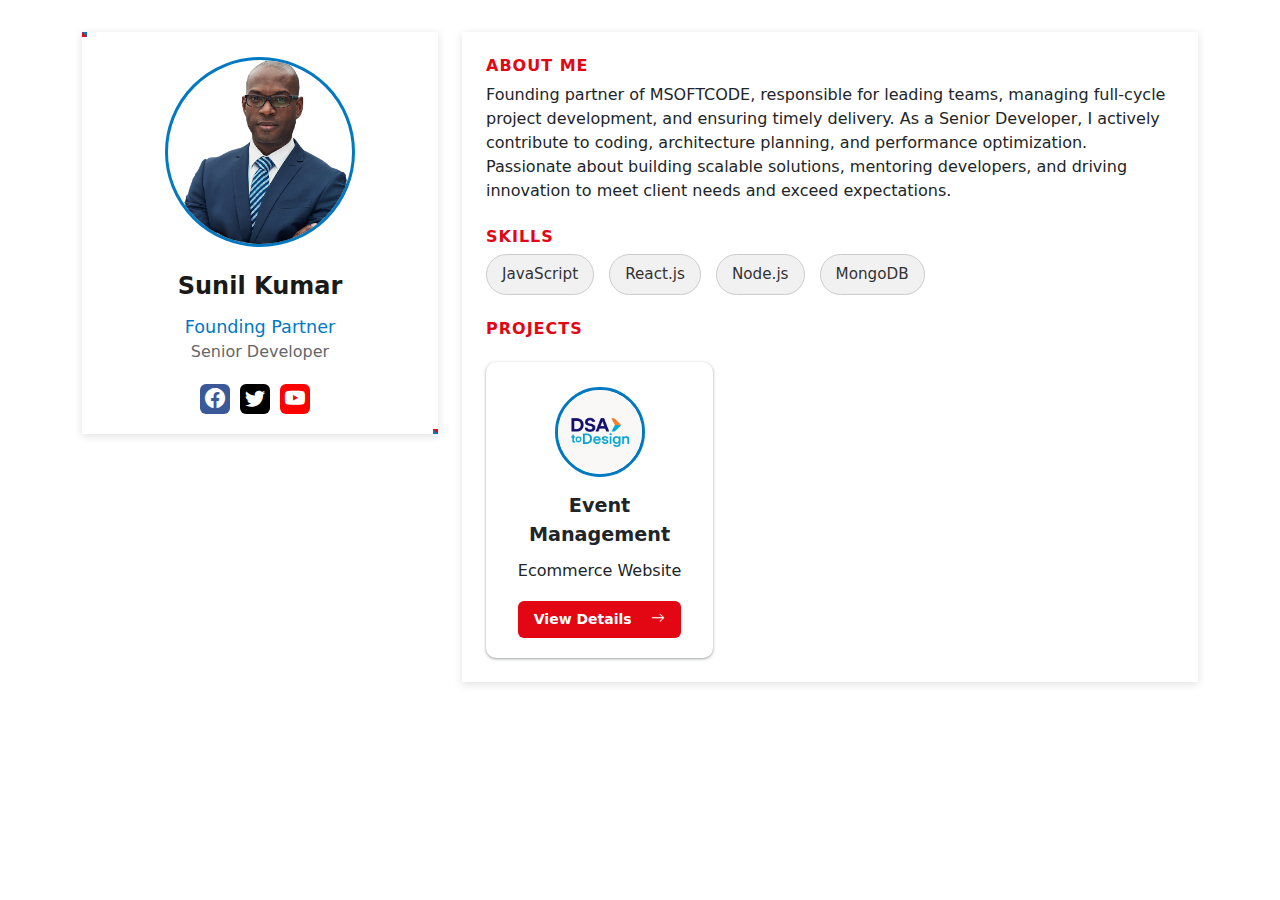
<file: TeasDsPage/index.html>
<!DOCTYPE html>
<html lang="en">

<head>
    <meta charset="UTF-8" />
    <meta name="viewport" content="width=device-width, initial-scale=1.0" />
    <title>About Me Section</title>
    <link href="https://cdn.jsdelivr.net/npm/bootstrap@5.3.2/dist/css/bootstrap.min.css" rel="stylesheet" />
    <!-- Bootstrap Icons -->
    <link rel="stylesheet" href="https://cdn.jsdelivr.net/npm/bootstrap-icons@1.10.5/font/bootstrap-icons.css" />
    <link rel="stylesheet" href="https://cdnjs.cloudflare.com/ajax/libs/font-awesome/6.7.2/css/all.min.css">

    <style>
        #msc-team-mains-section {
            margin-top: 2rem;
            margin-bottom: 2rem;
        }

        /*left section */
        .msc-team-main-left-container {
            position: relative;
        }

        .msc-team-main-left-wrapper {
            display: flex;
            flex-direction: column;
            align-items: center;
            justify-content: center;
            text-align: center;
            height: 100%;
            padding: 20px;
            box-shadow: rgba(99, 99, 99, 0.2) 0px 2px 8px 0px;
            position: relative;
            overflow: hidden;
        }

        .msc-team-main-left-wrapper::before {
            content: '';
            position: absolute;
            top: 0;
            left: 0;
            width: 0;
            height: 0;
            border-top: 5px solid #0079C2;
            border-left: 5px solid #e30613;
            animation: borderAnimation 2s ease-in-out infinite;
        }

        @keyframes borderAnimation {
            0% {
                width: 0;
                height: 0;
            }

            25% {
                width: 50%;
                height: 0;
            }

            50% {
                width: 50%;
                height: 50%;
            }

            75% {
                width: 0;
                height: 50%;
            }

            100% {
                width: 0;
                height: 0;
            }
        }

        .msc-border-left-cont::before {
            content: '';
            position: absolute;
            bottom: 0;
            right: 0;
            width: 0;
            height: 0;
            border-bottom: 5px solid #0079C2;
            border-right: 5px solid #e30613;
            animation: dobleAnimation 2s ease-in-out infinite;
        }

        @keyframes dobleAnimation {
            0% {
                width: 0;
                height: 0;
            }

            25% {
                width: 50%;
                height: 0;
            }

            50% {
                width: 50%;
                height: 50%;
            }

            75% {
                width: 0;
                height: 50%;
            }

            100% {
                width: 0;
                height: 0;
            }
        }

        .msc-img-container {
            margin-bottom: 1rem;
        }

        .msc-img-wrapper {
            width: 200px;
            height: 200px;
            border-radius: 50%;
            overflow: hidden;
            display: flex;
            justify-content: center;
            align-items: center;
            padding: 5px;
        }

        .msc-team-img {
            width: 100%;
            height: 100%;
            object-fit: cover;
            object-position: center top;
            border-radius: 50%;
            border: 3px solid #0079C2;
        }

        /* btn */
        .msc-social-icons {
            margin-top: 0.6rem;
        }

        .msc-social-icons a {
            display: inline-flex;
            justify-content: center;
            align-items: center;
            margin-right: 10px;
            width: 30px;
            height: 30px;
            border-radius: 6px;
            font-size: 20px;
            text-decoration: none;
            color: #fff !important;
        }

        .msc-social-icons .facebook {
            background-color: #3b5998;
        }

        .msc-social-icons .twitter {
            background-color: #000;
        }

        .msc-social-icons .youtube {
            background-color: #ff0000;
        }


        /* team name */
        .msc-title-name {
            font-size: 1.5rem;
            font-weight: 700;
            color: #1a1a1a;
        }

        .msc-team-role {
            margin: 10px 0;
        }

        .msc-role {
            display: block;
            font-size: 1.1rem;
            font-weight: 500;
            color: #0079C2;
        }

        .msc-designation {
            display: block;
            font-size: 1rem;
            font-weight: 400;
            color: #666;
        }


        /* left section end */
        /* right section */
        .msc-team-main-right-container {
            height: 100%;
            padding: 24px;
            box-shadow: rgba(99, 99, 99, 0.2) 0px 2px 8px 0px;
        }

        .msc-team-main-right-wrapper {
            display: flex;
            flex-direction: column;
            align-items: center;
            justify-content: flex-start;
            position: relative;
        }

        .msc-skills {
            margin-top: 1.5rem;
            width: 100%;
            text-align: left;
        }

        .msc-skills-list {
            display: flex;
            justify-content: flex-start;
            align-items: center;
            gap: 15px;
        }

        .msc-skill {
            font-size: 0.95rem;
            color: #333;
            background-color: #f1f1f1;
            padding: 8px 15px;
            border-radius: 25px;
            border: 1px solid #ccc;
            transition: background-color 0.3s ease, transform 0.3s ease;
            cursor: pointer;
            /* Added cursor pointer for better UX */
        }

        .msc-skill:hover {
            background-color: #0079C2;
            color: #fff;
            transform: scale(1.1);
        }

        .msc-subheading {
            color: #e30613;
            font-weight: 700;
            letter-spacing: 1px;
            text-transform: uppercase;
        }


        /* Project card */
        .msc-projects {
            margin-top: 1.5rem;
        }

        .msc-project-main-right-wrapper {
            transition: transform 0.3s ease, box-shadow 0.3s ease;
        }

        .msc-project-main-right-wrapper:hover {
            transform: translateY(-10px);
            box-shadow: 0 8px 20px rgba(0, 0, 0, 0.15);
        }


        .msc-project-main-right-wrapper {
            display: flex;
            flex-direction: column;
            align-items: center;
            justify-content: center;
            gap: 0.6rem;
            text-align: center;
            padding: 20px;
            border-radius: 10px;
            width: 33%;
            margin-top: 1.5rem;
            box-shadow: rgba(60, 64, 67, 0.3) 0px 1px 2px 0px, rgba(60, 64, 67, 0.15) 0px 1px 3px 1px;
        }

        .msc-right-img-container {
            width: 100px;
            height: 100px;
            border-radius: 50%;
            overflow: hidden;
            display: flex;
            justify-content: center;
            align-items: center;
            padding: 5px;
        }

        .msc-project-img {
            width: 100%;
            height: 100%;
            object-fit: cover;
            object-position: center top;
            border-radius: 50%;
            border: 3px solid #0079C2;
        }

        .msc-project-title {
            font-size: 1.2rem;
            font-weight: bold;
        }

        .msc-project-btn {
            background-color: #e30613;
            color: #fff;
            padding: 8px 16px;
            font-weight: 600;
            border: none;
            font-size: 14px;
            border-radius: 6px;
            margin-top: 0.5rem;
        }

        .msc-project-btn:hover {
            background-color: #0079C2;
        }

        .msc-project-btn i {
            margin-left: 5px;
        }

        /* Modal */
        .msc-project-modal {
            display: none;
            position: fixed;
            top: 0;
            left: 0;
            width: 100%;
            height: 100vh;
            background-color: rgba(0, 0, 0, 0.5);
            justify-content: center;
            align-items: center;
            z-index: 1000;
        }

        .msc-project-details-card:hover {
            transform: translateY(-10px);
            box-shadow: 0 8px 20px rgba(0, 0, 0, 0.15);
        }

        .msc-project-details-card {
            display: flex;
            background-color: white;
            padding: 30px;
            border-radius: 10px;
            width: 100%;
            max-width: 1000px;
            height: 70vh;
            position: relative;
            overflow: hidden;
            box-shadow: rgba(0, 0, 0, 0.16) 0px 3px 6px, rgba(0, 0, 0, 0.23) 0px 3px 6px;
            transition: transform 0.3s ease, box-shadow 0.3s ease;

        }

        .msc-project-details-right::-webkit-scrollbar {
            display: none;
        }

        /* models left */
        .msc-project-img-container-left {
            width: 50%;
            height: 100%;
            position: relative;
            display: flex;
            align-items: center;
            /* Vertically center image */
            justify-content: center;
            /* Optional: horizontal center */
            padding: 10px;
            /* Space around the image */
            box-sizing: border-box;
            /* So padding stays within 60% */
        }

        .msc-project-img-wrapper {
            width: 100%;
            height: 100%;
        }

        .msc-project-img-large {
            width: 100%;
            height: 100%;
            object-fit: cover;
            border-radius: 15px;
            display: block;
        }


        /* models left end */
        .msc-project-details-right {
            flex: 1;
            gap: 0.7rem;
            overflow-y: auto;
            scrollbar-width: none;
            padding-left: 16px;
        }

        .msc-project-details-right h3 {
            color: #e30613;
            font-weight: 700;
            letter-spacing: 1px;
            text-transform: uppercase;
        }

        .msc-project-feature li {
            list-style: none;
            display: flex;
            gap: 10px;
            align-items: center;
            margin-top: 0.5rem;
        }

        .msc-project-feature li .fas {
            color: #e30613;
        }

        .msc-project-feature span {
            color: #1a1a1a;
            font-size: 16px;
            font-weight: 500;
        }

        .msc-project-details-right strong {
            color: #093b5a;
            font-size: 16px;
            font-weight: 700;
        }

        .msc-project-details-right p {
            color: #1a1a1a;
            font-size: 16px;
            font-weight: 600;
            margin-top: 1rem;
        }

        /* Close Button */
        .msc-close-btn {
            position: absolute;
            top: 10px;
            right: 10px;
            background: transparent;
            border: none;
            font-size: 1.5rem;
            color: #333;
            cursor: pointer;
        }

        .msc-close-btn i {
            font-size: 1.5rem;
        }

        /* Overlay */
        .msc-overlay {
            display: none;
            position: absolute;
            top: 0;
            left: 0;
            width: 100%;
            height: 100%;
            background-color: rgba(0, 0, 0, 0.3);
            z-index: 999;
        }

        /* Wrapper with animated border */
        .msc-project-details-card::before {
            content: '';
            position: absolute;
            height: 2px;
            width: 100%;
            top: 0;
            left: -100%;
            background: linear-gradient(to right, #0079C2, #e30613);
            animation: moveTop 2s linear infinite;
        }

        .msc-project-details-card::after {
            content: '';
            position: absolute;
            height: 2px;
            width: 100%;
            bottom: 0;
            right: -100%;
            background: linear-gradient(to left, #0079C2, #e30613);
            animation: moveBottom 2s linear infinite;
            animation-delay: 1s;
        }

        /* Side lines */
        .msc-project-details-card .border-left,
        .msc-project-details-card .border-right {
            content: '';
            position: absolute;
            width: 5px;
            height: 100%;
            background: linear-gradient(to bottom, #0079C2, #e30613);
        }

        .msc-project-details-card .border-left {
            top: -100%;
            left: 0;
            animation: moveLeft 2s linear infinite;
            animation-delay: 0.5s;
        }

        .msc-project-details-card .border-right {
            bottom: -100%;
            right: 0;
            animation: moveRight 2s linear infinite;
            animation-delay: 1.5s;
        }

        @keyframes moveTop {
            0% {
                left: -100%;
            }

            50% {
                left: 0;
            }

            100% {
                left: 100%;
            }
        }

        @keyframes moveBottom {
            0% {
                right: -100%;
            }

            50% {
                right: 0;
            }

            100% {
                right: 100%;
            }
        }

        @keyframes moveLeft {
            0% {
                top: -100%;
            }

            50% {
                top: 0;
            }

            100% {
                top: 100%;
            }
        }

        @keyframes moveRight {
            0% {
                bottom: -100%;
            }

            50% {
                bottom: 0;
            }

            100% {
                bottom: 100%;
            }
        }

        /* Outer animated gradient border */

        /* mobile responsive */
        @media (max-width: 768px) {

            /* Stack left and right sections */
            .msc-team-main-left-container,
            .msc-team-main-right-container {
                text-align: center;
                margin-bottom: 30px;
            }

            .msc-img-wrapper img {
                width: 150px;
                height: auto;
            }

            .msc-team-name,
            .msc-team-role {
                margin-top: 10px;
            }

            .msc-social-icons {
                justify-content: center;
                margin-top: 10px;
            }

            /* Project modal adjustments */
            .msc-project-ditails-wrapper {
                padding: 10px;
            }

            .msc-project-detaols-card-wrapper {
                flex-direction: column;
                align-items: center;
            }

            .msc-project-details-card {
                flex-direction: column;
                width: 100%;
                height: auto;
                padding: 15px;
            }

            .msc-project-img-container-left {
                display: none;
            }

            .msc-project-details-card {
                flex-direction: column;
                padding: 1rem;
                max-height: 90vh;
                /* Limiting height to viewport */
                overflow-y: auto;
                /* Enable vertical scroll */
            }


            .msc-project-details-right {
                width: 100%;
                padding: 0 15px;
                text-align: left;
            }

            .msc-project-details-right h3 {
                text-align: center;
            }

            .msc-skills-list {
                flex-wrap: wrap;
                justify-content: center;
                gap: 5px;
            }

            .msc-skill {
                padding: 4px 10px;
                font-size: 14px;
                margin: 3px;
            }

            .msc-project-btn {
                margin-top: 10px;
                padding: 6px 14px;
                font-size: 14px;
            }

            .msc-project-main-right-wrapper {
                width: 100% !important;
            }
        }
    </style>
</head>

<body>
    <!-- Team all description -->
    <section id="msc-team-mains-section">
        <div class="msc-team-main-section-wrapper">
            <div class="container">
                <div class="row">
                    <!-- Left section -->
                    <div class="col-md-4">
                        <div class="msc-team-main-left-container">
                            <div class="msc-border-left-cont">
                                <div class="msc-team-main-left-wrapper">
                                    <!--Team img -->
                                    <div class="msc-img-container">
                                        <div class="msc-img-wrapper">
                                            <img src="../assets/img/slider-r.png" alt="" class="msc-team-img">
                                        </div>
                                    </div>
                                    <!-- Team name -->
                                    <div class="msc-team-name">
                                        <span class="msc-title-name">Sunil Kumar</span>
                                    </div>
                                    <div class="msc-team-role">
                                        <span class="msc-role">Founding Partner</span>
                                        <span class="msc-designation">Senior Developer</span>
                                    </div>

                                    <!-- Team Socil icons -->
                                    <div class="msc-social-icons d-flex">
                                        <a href="#" class="facebook"><i class="bi bi-facebook"></i></a>
                                        <a href="#" class="twitter"><i class="bi bi-twitter"></i></a>
                                        <a href="#" class="youtube"><i class="bi bi-youtube"></i></a>
                                    </div>
                                </div>
                            </div>

                        </div>
                    </div>
                    <div class="col-md-8">
                        <div class="msc-team-main-right-container">
                            <div class="msc-team-main-right-wrapper">
                                <!-- Description -->
                                <div class="msc-team-description">
                                    <h6 class="msc-subheading">About Me</h6>
                                    <span class="msc-des">
                                        Founding partner of MSOFTCODE, responsible for leading teams, managing
                                        full-cycle project development,
                                        and ensuring timely delivery. As a Senior Developer, I actively contribute to
                                        coding, architecture
                                        planning, and performance optimization. Passionate about building scalable
                                        solutions, mentoring
                                        developers, and driving innovation to meet client needs and exceed expectations.
                                    </span>
                                </div>
                                <div class="msc-skills">
                                    <h6 class="msc-subheading">Skills</h6>
                                    <div class="msc-skills-list">
                                        <span class="msc-skill">JavaScript</span>
                                        <span class="msc-skill">React.js</span>
                                        <span class="msc-skill">Node.js</span>
                                        <span class="msc-skill">MongoDB</span>
                                    </div>
                                </div>
                                <!-- Team Projects Section -->
                            </div>
                            <div class="msc-projects">
                                <div class="msc-project-wrapper">
                                    <div class="msc-project-card">
                                        <h6 class="msc-subheading">Projects</h6>
                                        <div class="msc-project-main-right-container">
                                            <div class="msc-project-main-right-wrapper">
                                                <!-- Team img -->
                                                <div class="msc-right-img-container">
                                                    <div class="msc-right-img-wrapper">
                                                        <img src="../assets/img/ChatGPT Image Apr 20, 2025, 01_05_21 AM.png"
                                                            alt="" class="msc-project-img">
                                                    </div>
                                                </div>
                                                <!-- Team name -->
                                                <div class="msc-project-name">
                                                    <span class="msc-project-title">Event Management</span>
                                                </div>
                                                <div class="msc-project-Type">
                                                    <span>Ecommerce Website</span>
                                                </div>
                                                <button class="msc-project-btn" onclick="openProjectDetails()">
                                                    View Details &nbsp; <i class="bi bi-arrow-right"></i>
                                                </button>
                                            </div>

                                            <!-- Modal/Project Details Popup -->
                                            <div id="projectModal" class="msc-project-modal">
                                                <div class="msc-project-ditails-wrapper">
                                                    <div class="msc-project-detaols-card-wrapper">
                                                        <div class="msc-project-details-card">

                                                            <div class="msc-project-img-container-left">
                                                                <div class="msc-project-img-wrapper">
                                                                    <img src="../assets/img/project1.jpg"
                                                                        alt="Project Image"
                                                                        class="msc-project-img-large">
                                                                </div>

                                                            </div>

                                                            <div class="msc-project-details-right">
                                                                <h3>About Project</h3>
                                                                <p class="mt-2">Event Management is a platform for
                                                                    managing events
                                                                    with
                                                                    ecommerce
                                                                    integration for ticket sales and registrations.</p>
                                                                <p class="mt-2"><strong>Created By:</strong> Sunil Kumar
                                                                </p>
                                                                <p><strong>Role:</strong> Frontend Developer</p>
                                                                <p><strong>Date:</strong> 2025-04-21</p>
                                                                <p><strong>Tech Stack:</strong> HTML, CSS, JavaScript,
                                                                    Node.js,
                                                                    MongoDB</p>
                                                                <p><strong>Key Features:</strong></p>
                                                                <ul class="msc-project-feature">
                                                                    <li><i class="fas fa-hand-point-right"></i><span>User
                                                                            registration and login</span></li>
                                                                    <li> <i class="fas fa-hand-point-right"></i><span>Event
                                                                            creation and management</span></li>
                                                                    <li> <i class="fas fa-hand-point-right"></i><span>Online
                                                                            ticket booking</span></li>
                                                                    <li><i class="fas fa-hand-point-right"></i><span>Real-time
                                                                            notifications</span></li>
                                                                </ul>
                                                                <p><strong>Challenges Faced:</strong> Implementing
                                                                    real-time
                                                                    updates and optimizing for performance on mobile
                                                                    devices.
                                                                </p>
                                                             
                                                                <button class="msc-project-btn">
                                                                   <a href="" style="text-decoration: none; color: white; font-weight: 600;">Visit Project &nbsp; <i class="bi bi-arrow-right"></i></a>
                                                                </button>

                                                            </div>
                                                            <button class="msc-close-btn"
                                                                onclick="closeProjectDetails()">
                                                                <i class="bi bi-x-lg"></i>
                                                            </button>
                                                        </div>
                                                    </div>
                                                </div>

                                            </div>

                                            <!-- Background Overlay -->
                                            <div id="overlay" class="msc-overlay"></div>
                                        </div>
                                    </div>
                                </div>

                            </div>
                        </div>
                    </div>
                    <!-- right section -->
                </div>
            </div>
        </div>
    </section>
</body>

<!-- script -->
<script>
    function openProjectDetails() {
        document.getElementById('projectModal').style.display = 'flex';
        document.getElementById('overlay').style.display = 'block';
    }

    function closeProjectDetails() {
        document.getElementById('projectModal').style.display = 'none';
        document.getElementById('overlay').style.display = 'none';
    }

    // Close modal when clicking anywhere outside the modal content
    window.onclick = function (event) {
        if (event.target === document.getElementById('overlay')) {
            closeProjectDetails();
        }
    }

</script>

</html>
</file>
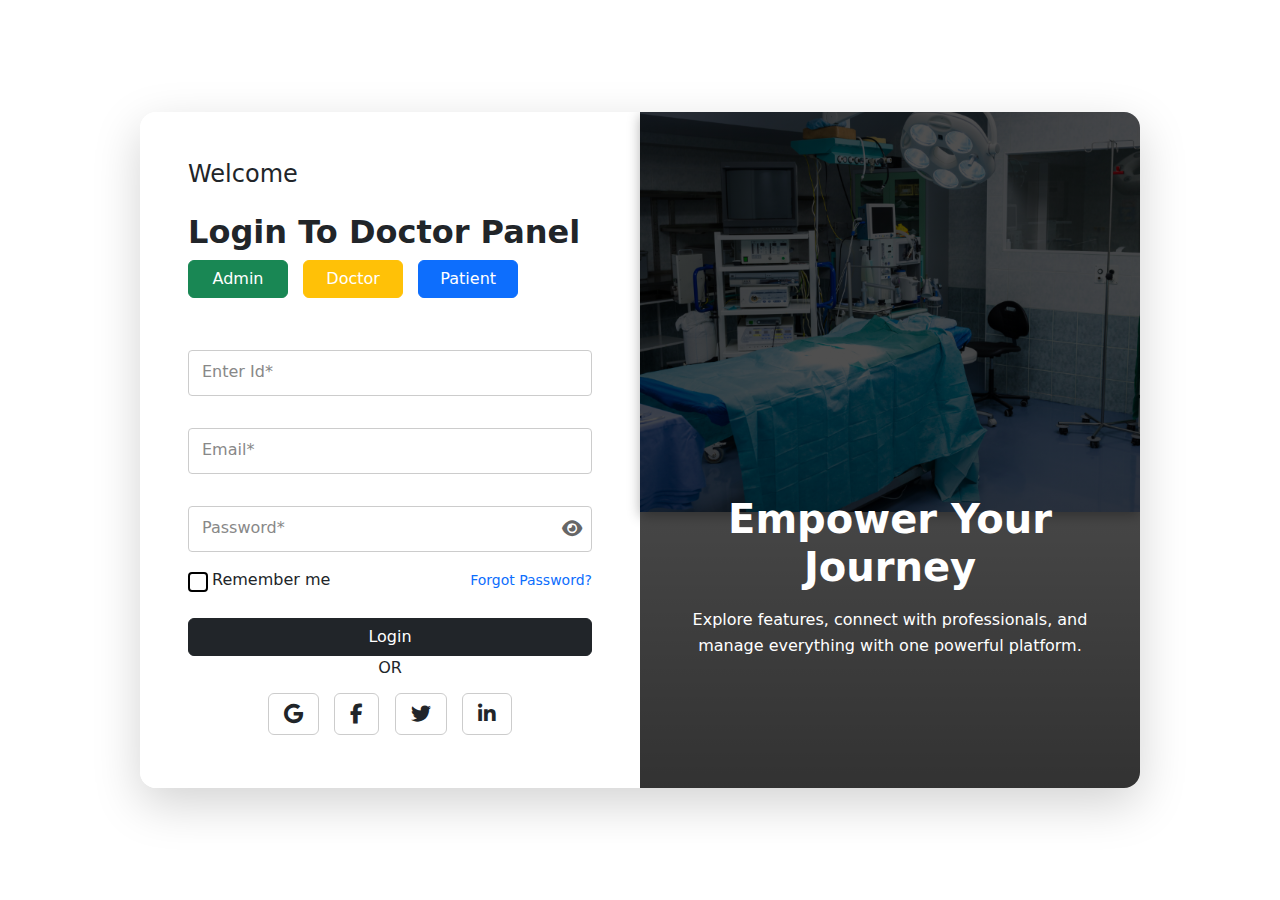
<file: TeasDsPage/login-desing-first.html>
<!DOCTYPE html>
<html lang="en">

<head>
    <meta charset="UTF-8" />
    <meta name="viewport" content="width=device-width, initial-scale=1.0" />
    <title>Signup</title>

    <!-- Bootstrap CSS -->
    <link href="https://cdn.jsdelivr.net/npm/bootstrap@5.3.0/dist/css/bootstrap.min.css" rel="stylesheet" />
    <!-- Font Awesome -->
    <link rel="stylesheet" href="https://cdnjs.cloudflare.com/ajax/libs/font-awesome/6.4.0/css/all.min.css">

    <style>
        body {
            margin: 0;
            padding: 0;
        }

        .form-group {
            position: relative;
            margin-top: 2rem;
            width: 100%;
        }

        .form-control {
            width: 100%;
            padding: 10px;
            font-size: 16px;
            border: 1px solid #ccc;
            border-radius: 4px;
            background: transparent;
        }

        .form-label {
            position: absolute;
            top: 10px;
            left: 10px;
            color: #888;
            font-size: 16px;
            background-color: white;
            transition: 0.2s ease all;
            padding: 0 4px;
            pointer-events: none;
        }

        .form-control:focus+.form-label,
        .form-control:not(:placeholder-shown)+.form-label {
            top: -10px;
            left: 8px;
            font-size: 12px;
            color: black;
        }

        .form-control:focus {
            border: 1px solid black;
            outline: none;
            box-shadow: none;
        }

        .dropdown-icon {
            position: absolute;
            right: 10px;
            top: 50%;
            transform: translateY(-50%);
            font-size: 18px;
            color: #666;
            cursor: pointer;
        }

        .msc-img {
            height: 400px;
            box-shadow: 0 4px 12px rgba(0, 0, 0, 0.3);
        }

        .msc-hospital-img {
            height: 100%;
            width: 100%;
            object-fit: cover;
        }

        .msc-image-container {
            position: relative;
            width: 100%;
            height: 100%;
        }

        .msc-gradient-overlay {
            position: absolute;
            top: 0;
            left: 0;
            height: 100%;
            width: 100%;
            background: linear-gradient(to bottom, rgba(0, 0, 0, 0.689) 40%, rgba(0, 0, 0, 0.804) 100%);
            z-index: 1;
        }

        .msc-overlay-text {
            position: absolute;
            z-index: 2;
            color: #fff;
            top: 70%;
            left: 50%;
            transform: translate(-50%, -50%);
            text-align: center;
            padding: 1rem 20px;
            width: 100%;
        }

        .msc-overlay-text h3 {
            font-size: 2.5rem;
            font-weight: 700;
            margin-bottom: 1rem;
        }

        .msc-overlay-text p {
            font-size: 1rem;
            line-height: 1.6;
        }

        input[type="checkbox"] {
            -webkit-appearance: none;
            -moz-appearance: none;
            appearance: none;
            width: 20px;
            height: 20px;
            border: 2px solid black;
            border-radius: 4px;
            background-color: transparent;
            outline: none;
            cursor: pointer;
            transition: border-color 0.3s ease;
        }

        input[type="checkbox"]:hover {
            border-color: #333;
        }

        input[type="checkbox"]:checked {
            border-color: #333;
        }

        input[type="checkbox"]:focus {
            border-color: #0079C2;
            box-shadow: none;
        }


        .social-icons i {
      font-size: 20px;
      padding: 10px 15px;
      margin: 5px;
      border: 1px solid #ccc;
      border-radius: 6px;
      cursor: pointer;
      transition: 0.3s;
    }
    .social-icons i:hover {
      background: #f0f0f0;
    }
    .login-btns button {
      margin: 0 10px 20px 0;
      width: 100px;
    }
        @media (max-width: 768px) {
            .msc-overlay-text h3 {
                font-size: 22px;
            }

            .msc-overlay-text p {
                font-size: 14px;
            }

            .msc-heading {
                font-size: 1.4rem !important;
            }

            .text-decoration-none {
                font-size: 14px !important;
            }
            .msc-form-section{
                width: 100% !important;
                padding: 16px !important;
            }
            .msc-condition{
                display: flex !important;
                align-items: center !important;
                justify-content: space-between !important;
                gap: 1rem !important;
                font-size: 14px !important;
            }
        }
    </style>
</head>

<body>

    <div class="container-fluid msc-signup-container d-flex align-items-center justify-content-center vh-100">
        <div class="row msc-signup-box shadow-lg rounded-4 overflow-hidden w-100" style="max-width: 1000px;">

            <!-- Left Panel -->
            <div class="col-md-6 p-5 msc-left-panel d-flex flex-column justify-content-between bg-white msc-form-section">
                <div>
                    <h4 class="mb-4 msc-logo">Welcome</h4>
                    <h2 class="fw-bold msc-heading">Login To Doctor Panel</h2>
                    <div class="login-btns mb-3">
                        <button class="btn btn-success">Admin</button>
                        <button class="btn btn-warning text-white">Doctor</button>
                        <button class="btn btn-primary">Patient</button>
                      </div>
                    <form>
                        <div class="form-group">
                            <input type="number" class="form-control" placeholder=" " id="userid" required />
                            <label for="userid" class="form-label">Enter Id*</label>
                        </div>

                        <div class="form-group">
                            <input type="text" class="form-control" placeholder=" " id="email" required />
                            <label for="email" class="form-label">Email*</label>
                        </div>

                        <div class="form-group">
                            <input type="password" class="form-control" placeholder=" " id="password" required />
                            <label for="password" class="form-label">Password*</label>
                            <i class="fa-solid fa-eye dropdown-icon" id="togglePassword"></i>
                        </div>

                        <div class="d-flex justify-content-between align-items-center mt-3">
                            <div class="form-check">
                                <input class="form-check-input" type="checkbox" id="rememberMe">
                                <label class="form-check-label" for="rememberMe">
                                    Remember me
                                </label>
                            </div>
                            <a href="#" class="text-decoration-none small">Forgot Password?</a>
                        </div>

                        <button type="submit" class="btn btn-dark w-100 mt-4">Login</button>

                        <div class="text-center mb-2">OR</div>
                        <div class="text-center social-icons">
                          <i class="fab fa-google"></i>
                          <i class="fab fa-facebook-f"></i>
                          <i class="fab fa-twitter"></i>
                          <i class="fab fa-linkedin-in"></i>
                        </div>
                    </form>

                </div>

                <!-- <div class="d-flex justify-content-between mt-4 msc-condition">
                    <a href="#" class="text-muted">Already have an account? <strong>Sign in</strong></a>
                    <a href="#" class="text-muted">Terms & Conditions</a>
                </div> -->
            </div>

            <!-- Right Panel (Hidden on Mobile) -->
            <div class="col-md-6 p-0 msc-right-panel d-none d-md-block">
                <div class="msc-image-container">
                    <div class="msc-img">
                        <img src="../assets/img/hos.jpg" alt="meeting" class="msc-hospital-img" />
                    </div>
                    <div class="msc-gradient-overlay"></div>
                    <div class="msc-overlay-text">
                        <h3>Empower Your Journey</h3>
                        <p>Explore features, connect with professionals, and manage everything with one powerful
                            platform.</p>
                    </div>
                </div>
            </div>

        </div>
    </div>

    <script>
        // Password Toggle Logic
        const togglePassword = document.getElementById('togglePassword');
        const passwordInput = document.getElementById('password');

        togglePassword.addEventListener('click', () => {
            const type = passwordInput.getAttribute('type') === 'password' ? 'text' : 'password';
            passwordInput.setAttribute('type', type);
            togglePassword.classList.toggle('fa-eye');
            togglePassword.classList.toggle('fa-eye-slash');
        });
    </script>
</body>

</html>
</file>
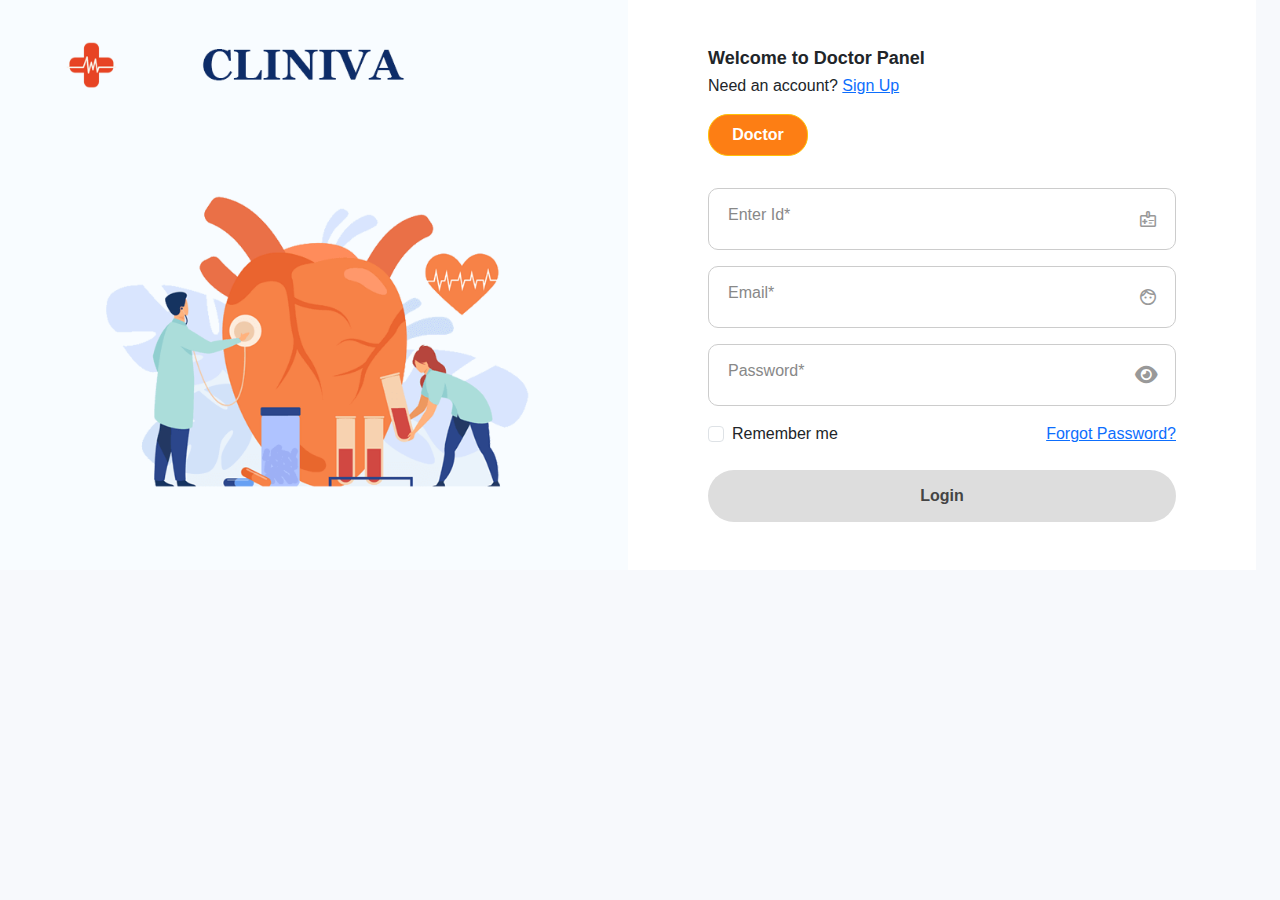
<file: TeasDsPage/logind-desing-sec.html>
<!DOCTYPE html>
<html lang="en">

<head>
  <meta charset="UTF-8">
  <title>Doctor Login</title>
  <meta name="viewport" content="width=device-width, initial-scale=1.0">

  <!-- Bootstrap CDN -->
  <link href="https://cdn.jsdelivr.net/npm/bootstrap@5.3.3/dist/css/bootstrap.min.css" rel="stylesheet">
  <!-- Font Awesome -->
  <link rel="stylesheet" href="https://cdnjs.cloudflare.com/ajax/libs/font-awesome/6.4.0/css/all.min.css">
  <!-- Google Material Icons -->
  <link href="https://fonts.googleapis.com/css2?family=Material+Symbols+Outlined" rel="stylesheet">

  <style>
    html, body {
      height: 100%;
      margin: 0;
      padding: 0;
      overflow-x:hidden ;
      background: #f7f9fc;
      font-family: 'Segoe UI', sans-serif;
    }

    #msc-hospital-login-form,
    .msc-hospital-login-wrapper {
      min-height: 100vh;
      background: #f7f9fc;
    }

    .container {
      min-height: 100vh;
      display: flex;
      align-items: center;
    }

    .row {
      width: 100%;
      display: flex;
      flex-wrap: wrap;
    }

    .col-md-6 {
      display: flex;
      flex-direction: column;
      justify-content: center;
    }

    .msc-left-panel {
      background: #f4f8fd;
      background-image: url("../assets/img/dogbg.png");
      background-size: cover;
      background-position: center;
      min-height: 100%;
    }

    .msc-right-panel {
      background: #fff;
      padding: 3rem 5rem;
      display: flex;
      flex-direction: column;
      justify-content: center;
      min-height: 100%;
    }

    .msc-sign-text {
      font-weight: 500;
    }

    .btn-success,
    .btn-warning,
    .btn-primary {
      border-radius: 20px;
      padding: 8px 14px;
      font-size: 16px;
      font-weight: 600;
    }

    .btn-success { background-color: #0b8400; }
    .btn-warning { background-color: #fd7e14; }
    .btn-primary { background-color: #0d6efd; }

    .msc-login-btns button {
      margin: 0 10px 0 0;
      width: 100px;
    }
/* 
    .msc-social-icons i {
      font-size: 20px;
      padding: 10px 15px;
      margin: 5px;
      border: 1px solid #ccc;
      border-radius: 6px;
      cursor: pointer;
      transition: 0.3s;
    }

    .msc-social-icons i:hover {
      background: #444;
      color: white;
    } */

    .form-control:focus {
      box-shadow: none;
      border-color: #007bff;
    }

    .msc-login-title {
      font-weight: bold;
      font-size: 1.3rem;
    }
   .msc-right-panel h4{
    font-weight: 600;
    font-size: 18px;
   }
    .msc-login-button {
      width: 100%;
      padding: 14px;
      background: #ddd;
      border: none;
      border-radius: 30px;
      font-weight: 600;
      color: #444;
      cursor: not-allowed;
      margin-top: 1rem;
    }

    .msc-form-group {
      position: relative;
      margin-top: 1rem;
      width: 100%;
    }

    .msc-form-control {
      width: 100%;
      padding: 18px;
      font-size: 16px;
      border: 1px solid #ccc;
      border-radius: 10px;
      background: transparent;
    }

    .msc-form-label {
      position: absolute;
      top: 25%;
      left: 16px;
      color: #888;
      font-size: 16px;
      background-color: white;
      transition: 0.2s ease all;
      padding: 0 4px;
      pointer-events: none;
    }

    .msc-form-control:focus + .msc-form-label,
    .msc-form-control:not(:placeholder-shown) + .msc-form-label {
      top: -10px;
      left: 12px;
      font-size: 12px;
      color: #fd7e14;
    }

    .msc-form-control:focus {
      border: 1px solid #fd7e14;
      outline: none;
      box-shadow: none;
    }

    .msc-form-group i,
    .msc-form-group .material-symbols-outlined {
      position: absolute;
      top: 50%;
      transform: translateY(-50%);
      right: 18px;
      color: #999;
      cursor: pointer;
      font-size: 20px;
    }

    .msc-divider hr {
      border-top: 1px solid #bbb;
    }

    /* Mobile Optimization */
    @media (max-width: 768px) {
      .msc-left-panel {
        display: none;
      }

      .msc-right-panel {
        padding: 2rem 1rem;
        margin-top: 1rem !important;
      }

      .container,
      .row {
        min-height: auto;
      }

      .msc-form-control {
        padding: 10px !important;
      }

      .float-end {
        font-size: 12px !important;
      }

      .msc-login-btns {
        justify-content: center;
        margin-bottom: 1rem !important;
      }

      .form-check {
        font-size: 14px !important;
      }

      .msc-login-btns button {
        margin: 0 10px 0px 0 !important;
        font-size: 12px !important;
      }

      .msc-login-button {
        padding: 10px !important;
        margin-top: 0.5rem !important;
      }

      .msc-divider {
        margin-top: 0.5rem !important;
        margin-bottom: 0 !important;
      }

      .msc-social-icons {
        margin-top: 0.5rem !important;
      }

      .msc-social-icons i {
        font-size: 14px !important;
      }
    }
  
  </style>
</head>

<body>

  <div id="msc-hospital-login-form">
    <div class="msc-hospital-login-wrapper">
      <div class="container-fluid">
        <div class="row ">
          <!-- Left Panel -->
          <div class="col-md-6 msc-left-panel d-none d-md-flex">
            <!-- Background Image -->
          </div>

          <!-- Right Panel -->
          <div class="col-12 col-md-6 msc-right-panel">
            <h4 class="mb-1">Welcome to Doctor Panel</h4>
            <p>Need an account? <a href="#" class="msc-sign-text">Sign Up</a></p>

            <div class="msc-login-btns mb-3">
              <button class="btn btn-warning text-white">Doctor</button>
            </div>

            <form>
              <!-- id -->
              <div class="msc-form-group position-relative">
                <input type="number" class="msc-form-control pe-5" placeholder=" " id="email" required />
                <label for="Enter Id" class="msc-form-label">Enter Id*</label>
                <span class="material-symbols-outlined">medical_information</span>
              </div>
              <!-- Email Input -->
              <div class="msc-form-group position-relative">
                <input type="text" class="msc-form-control pe-5" placeholder=" " id="email" required />
                <label for="email" class="msc-form-label">Email*</label>
                <span class="material-symbols-outlined">face</span>
              </div>

              <!-- Password Input -->
              <div class="msc-form-group position-relative mb-3">
                <input type="password" class="msc-form-control pe-5" placeholder=" " id="password" required />
                <label for="password" class="msc-form-label">Password*</label>
                <i class="fa-solid fa-eye" id="togglePassword"></i>
              </div>

              <div class="form-check mb-2">
                <input class="form-check-input" type="checkbox" id="rememberMe">
                <label class="form-check-label" for="rememberMe">Remember me</label>
                <a href="#" class="float-end text-primary">Forgot Password?</a>
              </div>

              <button type="button" class="msc-login-button">Login</button>

              <!-- <div class="msc-divider my-4 d-flex align-items-center text-muted">
                <hr class="flex-grow-1 me-2">
                <span class="mx-2 small fw-semibold">OR</span>
                <hr class="flex-grow-1 ms-2">
              </div> -->

              <!-- <div class="text-center msc-social-icons">
                <i class="fab fa-google"></i>
                <i class="fab fa-facebook-f"></i>
                <i class="fab fa-twitter"></i>
                <i class="fab fa-linkedin-in"></i>
              </div> -->
            </form>
          </div>
        </div>
      </div>
    </div>
  </div>

  <!-- JS for password toggle -->
  <script>
    const togglePassword = document.getElementById('togglePassword');
    const passwordInput = document.getElementById('password');

    togglePassword.addEventListener('click', () => {
      const type = passwordInput.getAttribute('type') === 'password' ? 'text' : 'password';
      passwordInput.setAttribute('type', type);
      togglePassword.classList.toggle('fa-eye');
      togglePassword.classList.toggle('fa-eye-slash');
    });
  </script>

</body>
</html>
</file>
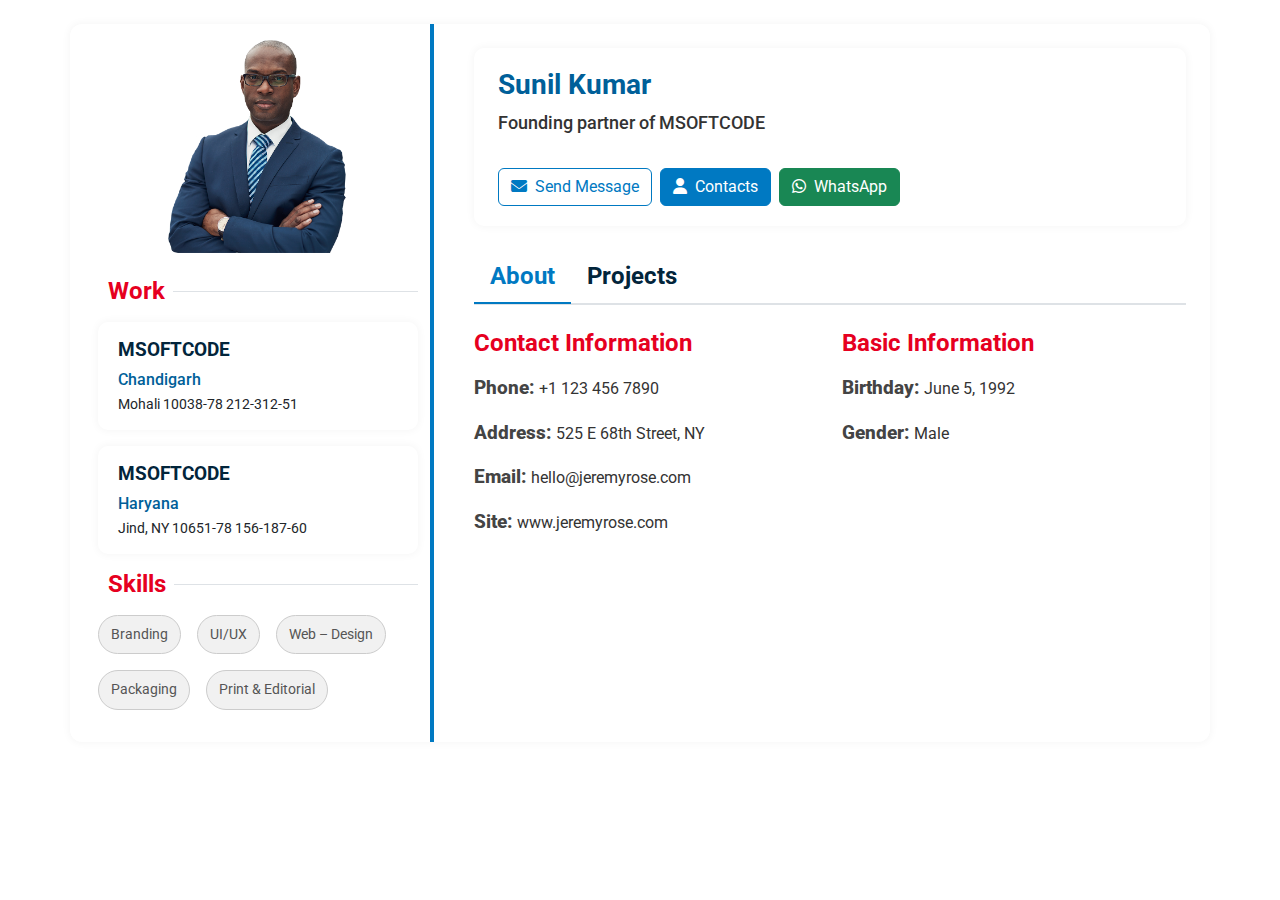
<file: TeasDsPage/team.html>
<!DOCTYPE html>
<html lang="en">

<head>
    <meta charset="UTF-8" />
    <meta name="viewport" content="width=device-width, initial-scale=1.0" />
    <title>Team Profile</title>
    <!-- Google Fonts - Roboto -->
    <link href="https://fonts.googleapis.com/css2?family=Roboto:wght@400;500;700&display=swap" rel="stylesheet" />

    <!-- Bootstrap CSS -->
    <link href="https://cdn.jsdelivr.net/npm/bootstrap@5.3.0/dist/css/bootstrap.min.css" rel="stylesheet" />

    <link rel="stylesheet" href="https://cdnjs.cloudflare.com/ajax/libs/font-awesome/6.5.0/css/all.min.css" />

    <style>
        :root {
            --primary-blue: #0079c2;
            --primary-red: #e6001f;
            --heading-color: #333;
            --subheading-color: #444;
            --text-color: #555;
            --muted-color: #777;
        }

        body {
            font-family: 'Roboto', sans-serif;
        }

        a {
            color: var(--primary-blue);
            text-decoration: none;
        }

        a:hover {
            text-decoration: underline;
        }

        .msc-profile-box {
            box-shadow: 0 0 10px rgba(0, 0, 0, 0.05);
            border-radius: 12px;
            background-color: #fff;
        }

        .msc-profile-left-sidebar {
            border-radius: 12px;
            padding: 16px;
            display: flex;
            flex-direction: column;
            align-items: center;
            background-color: #fff;
            position: relative;
            border-right: 4px solid transparent;
        }

        .msc-profile-left-sidebar::after {
            content: "";
            position: absolute;
            right: 0;
            top: 0;
            bottom: 0;
            width: 4px;
            background: var(--primary-blue);
            animation: borderAnimation 2s infinite alternate;
        }

        @keyframes borderAnimation {
            0% {
                background: var(--primary-blue);
            }

            50% {
                background: var(--primary-red);
            }

            100% {
                background: var(--primary-blue);
            }
        }

        .msc-profile-img {
            width: 100%;
            max-width: 180px;
            border-radius: 10px;
            display: block;
            margin-left: auto;
            margin-right: auto;
        }

        .msc-profile-details {
            width: 100%;
        }

        .msc-work-title {
            box-shadow: 0 0 10px rgba(0, 0, 0, 0.05);
            padding: 14px 20px;
            border-radius: 10px;
            transition: transform 0.3s ease, box-shadow 0.3s ease;
        }

        .msc-work-title:hover {
            transform: translateY(-5px);
            box-shadow: 0 8px 20px rgba(0, 0, 0, 0.1);
        }

        .msc-work-title strong {
            font-size: 1.2rem;
            font-weight: 700;
            color: #02253b;
            display: inline-block;
            margin-bottom: 0.2rem;
        }

        .msc-work-title small {
            font-size: 14px;
            font-weight: 400;
        }

        .msc-work-title span {
            color: #005f99;
            font-size: 16px;
            font-weight: 500;
        }

        .msc-skills {
            display: flex;
            flex-wrap: wrap;
            gap: 1rem;
        }

        .msc-skill li {
            font-size: 0.9rem;
            color: var(--text-color);
            background-color: #f1f1f1;
            padding: 8px 12px;
            border-radius: 25px;
            border: 1px solid #ccc;
            transition: background-color 0.3s ease, transform 0.3s ease;
            cursor: pointer;
        }

        .msc-skill li:hover {
            background-color: #0c70ae9e;
            color: #fff;
            transform: scale(1.1);
        }

        .btn-outline-primary {
            color: var(--primary-blue);
            border-color: var(--primary-blue);
        }

        .btn-outline-primary:hover {
            background-color: var(--primary-blue);
            color: #fff;
        }

        .btn-primary {
            background-color: var(--primary-blue);
            border-color: var(--primary-blue);
        }

        .btn-primary:hover {
            background-color: #e6001f;
            border: none;
        }

        .btn-success:hover {
            background-color: #02253b;
            text-decoration: none;
        }

        .nav-tabs {
            border-bottom: 2px solid #dee2e6;
        }

        .nav-tabs .nav-link {
            border: none;
            border-bottom: 2px solid transparent;
            color: #02253b;
            font-weight: 700;
            font-size: 1.5rem;
        }

        .nav-tabs .nav-link.active {
            border-color: var(--primary-blue);
            background-color: transparent;
            color: var(--primary-blue);
        }

        .msc-heading {
            font-size: 28px;
            font-weight: 700;
            color: #005f99;
        }

        .msc-muted {
            color: #333;
            font-size: 1.1rem;
            font-weight: 500;
        }

        .msc-profile-top-right {
            box-shadow: 0 0 10px rgba(0, 0, 0, 0.05);
            transition: background-color 0.3s ease, transform 0.3s ease;
            cursor: pointer;
            border-radius: 10px;
            padding: 20px 24px;
        }

        .msc-profile-top-right:hover {
            transform: translateY(-5px);
            box-shadow: 0 8px 20px rgba(0, 0, 0, 0.1);
        }

        .msc-label {
            font-size: 1.2rem;
            font-weight: 800;
            color: var(--subheading-color);
        }

        .msc-label-text {
            font-size: 0.999rem;
            color: #333;
        }

        .msc-info {
            font-size: 16px;
            color: var(--subheading-color);
        }

        .msc-section-title {
            font-size: 1.5rem;
            font-weight: 700;
            margin-bottom: 1rem;
            color: var(--primary-red);
            padding-left: 10px;
        }

        .msc-section-title-nopad {
            font-size: 1.5rem;
            font-weight: 700;
            margin-bottom: 1rem;
            color: var(--primary-red);
            /* Remove left padding */
            padding-left: 0;
        }

        .msc-project-list li {
            font-size: 1rem;
            margin-bottom: 6px;
            color: var(--text-color);
        }

        .msc-btn-group {
            display: flex;
            gap: 0.5rem;
            flex-wrap: wrap;
        }

        hr {
            height: 3px;
            background-color: #000;
            /* Dark Black */
            border: none;
            margin-top: 0;
            margin-bottom: 0;
        }

        /* Ensure that the left sidebar comes first on smaller screens */
        @media (max-width: 767px) {
            .msc-profile-left-sidebar {
                margin-bottom: 1rem;
            }
        }

        /* Card styling */
        .custom-card {
            border: none;
            border-radius: 10px;
            box-shadow: 0 4px 10px rgba(0, 0, 0, 0.1);
            transition: transform 0.5s ease-in-out, box-shadow 0.5s ease-in-out;
            position: relative;
            overflow: hidden;
        }

        /* Hover effect for card */
        .custom-card:hover {
            transform: translateY(-10px);
            box-shadow: 0 12px 24px rgba(0, 0, 0, 0.2);
        }

        /* Gradient overlay on hover */
        .custom-card::before {
            content: '';
            position: absolute;
            bottom: -100%;
            left: 0;
            width: 100%;
            height: 100%;
            background: linear-gradient(to top, rgba(122, 167, 214, 0.3), transparent);
            border-top-left-radius: 100% 40%;
            border-top-right-radius: 100% 40%;
            transition: bottom 0.6s ease-in-out;
            z-index: 1;
            pointer-events: none;
        }

        .custom-card:hover::before {
            bottom: 0;
        }

        /* Image container styling */
        .image-container {
            position: relative;
            overflow: hidden;
            height: 180px;
        }

        .image-container img {
            width: 100%;
            height: 100%;
            object-fit: cover;
            border-bottom-left-radius: 100% 30%;
            border-bottom-right-radius: 100% 30%;
            box-shadow: inset 0px -20px 30px rgba(0, 0, 0, 0.4);
        }

        /* Card text styling */
        .custom-card .card-title {
            font-size: 1.6rem;
            color: #005f99;
            font-weight: 700;
            margin-bottom: 8px;
            letter-spacing: 0.3px;
            position: relative;
        }

        /* Card text styling */
        .custom-card .card-text {
            font-size: 0.95rem;
            color: #6c757d;
            margin-bottom: 15px;
        }

        /* Button styling */
        .msc-project-btn {
            background-color: #e30613;
            color: #fff;
            padding: 8px 16px;
            font-weight: 600;
            border: none;
            font-size: 14px;
            border-radius: 6px;
            margin-top: 0.5rem;
        }

        /* Button hover effect */
        .msc-project-btn:hover {
            background-color: #0079C2;
        }

        .msc-project-btn i {
            margin-left: 5px;
        }

        /* New class to handle hover movement */
        .card-body-content {
            transition: transform 0.5s ease-in-out;
            z-index: 2;
        }

        .custom-card:hover .card-body-content {
            transform: translateY(-20px);
            /* Moves text and button up */
        }
    </style>
</head>

<body>
    <div class="container my-4 msc-profile-box">
        <div class="row">
            <!-- Left Sidebar -->
            <div class="col-md-4 order-md-1 order-2">
                <div class="msc-profile-left-sidebar">
                    <img src="../assets/img/slider-r.png" class="msc-profile-img mb-4" alt="Profile Picture" />
                    <div class="msc-profile-details">
                        <div class="d-flex align-items-center mb-3">
                            <h5 class="msc-section-title mb-0 me-2">Work</h5>
                            <div class="flex-grow-1" style="height: 1px; background-color: #dee2e6;"></div>
                        </div>


                        <p class="msc-work-title text-start">
                            <strong>MSOFTCODE</strong><br />
                            <small><span>Chandigarh</span><br />Mohali 10038-78 212-312-51</small>
                        </p>
                        <p class="msc-work-title text-start">
                            <strong>MSOFTCODE</strong><br />
                            <small><span>Haryana</span><br />Jind, NY 10651-78 156-187-60</small>
                        </p>

                        <div class="d-flex align-items-center mb-3">
                            <h5 class="msc-section-title mb-0 me-2">Skills</h5>
                            <div class="flex-grow-1" style="height: 1px; background-color: #dee2e6;"></div>
                        </div>
                        <ul class="list-unstyled msc-skills text-start msc-skill">
                            <li>Branding</li>
                            <li>UI/UX</li>
                            <li>Web – Design</li>
                            <li>Packaging</li>
                            <li>Print & Editorial</li>
                        </ul>
                    </div>
                </div>
            </div>

            <!-- Right Content -->
            <div class="col-md-8 order-md-2 order-1 p-4">
                <div class="msc-profile-top-right">
                    <div class="d-flex justify-content-between align-items-start">
                        <div>
                            <h3 class="msc-heading">Sunil Kumar</h3>
                            <p class="msc-muted">Founding partner of MSOFTCODE</p>
                        </div>
                    </div>

                    <div class="msc-btn-group mt-3">
                        <button class="btn btn-outline-primary">
                            <i class="fas fa-envelope me-2"></i>Send Message
                        </button>
                        <button class="btn btn-primary">
                            <i class="fas fa-user me-2"></i>Contacts
                        </button>
                        <a href="https://wa.me/911234567890" target="_blank" class="btn btn-success">
                            <i class="fab fa-whatsapp me-2"></i>WhatsApp
                        </a>
                    </div>


                </div>


                <!-- Tabs -->
                <ul class="nav nav-tabs mt-4" id="profileTab" role="tablist">
                    <li class="nav-item" role="presentation">
                        <button class="nav-link active" id="about-tab" data-bs-toggle="tab" data-bs-target="#about"
                            type="button" role="tab" aria-controls="about" aria-selected="true">
                            About
                        </button>
                    </li>
                    <li class="nav-item" role="presentation">
                        <button class="nav-link" id="projects-tab" data-bs-toggle="tab" data-bs-target="#projects"
                            type="button" role="tab" aria-controls="projects" aria-selected="false">
                            Projects
                        </button>
                    </li>
                </ul>

                <!-- Tab Contents -->
                <div class="tab-content mt-4" id="profileTabContent">
                    <!-- About Tab -->
                    <div class="tab-pane fade show active" id="about" role="tabpanel" aria-labelledby="about-tab">
                        <div class="row">
                            <!-- Contact Info -->
                            <div class="col-md-6">
                                <h6 class="msc-section-title-nopad">Contact Information</h6>
                                <p><span class="msc-label">Phone:</span> <a href="#"><span class="msc-label-text">+1 123
                                            456 7890</span></a></p>
                                <p><span class="msc-label">Address:</span> <span class="msc-label-text">525 E 68th
                                        Street, NY</span></p>
                                <p><span class="msc-label">Email:</span> <a href="#"><span
                                            class="msc-label-text">hello@jeremyrose.com</span></a></p>
                                <p><span class="msc-label">Site:</span> <a href="#"><span
                                            class="msc-label-text">www.jeremyrose.com</span></a></p>
                            </div>

                            <!-- Basic Info -->
                            <div class="col-md-6">
                                <h6 class="msc-section-title-nopad">Basic Information</h6>
                                <p><span class="msc-label">Birthday:</span> <span class="msc-label-text">June 5,
                                        1992</span></p>
                                <p><span class="msc-label">Gender:</span> <span class="msc-label-text">Male</span></p>
                            </div>
                        </div>
                    </div>


                    <!-- Projects Tab -->
                    <div class="tab-pane fade" id="projects" role="tabpanel" aria-labelledby="projects-tab">
                        <h6 class="msc-section-title">Recent Projects</h6>
                        <div class="container mt-4">
                            <div class="row">
                                <!-- Card 1 -->
                                <div class="col-md-4 mb-4">
                                    <div class="card custom-card">
                                        <div class="image-container">
                                            <img src="../assets/img/msSoftCode.png" class="img-fluid"
                                                alt="nurse and patient">
                                        </div>
                                        <div class="card-body text-center">
                                            <h5 class="card-title fw-bold">Job Portal</h5>
                                            <p class="card-text text-muted">
                                                Ecommerce website
                                            </p>
                                            <button class="msc-project-btn" onclick="openProjectDetails()">
                                                View Details &nbsp; <i class="fa-solid fa-arrow-right"></i></i>
                                            </button>
                                        </div>
                                    </div>
                                </div>

                                <!-- Card 2 -->
                                <div class="col-md-4 mb-4">
                                    <div class="card custom-card">
                                        <div class="image-container">
                                            <img src="../assets/img/project1.jpg" class="img-fluid"
                                                alt="nurse and patient">
                                        </div>
                                        <div class="card-body text-center">
                                            <h5 class="card-title fw-bold">Job Portal</h5>
                                            <p class="card-text text-muted">
                                                Ecommerce website
                                            </p>
                                            <button class="msc-project-btn" onclick="openProjectDetails()">
                                                View Details &nbsp; <i class="fa-solid fa-arrow-right"></i></i>
                                            </button>
                                        </div>
                                    </div>
                                </div>

                                <!-- Card 3 -->
                                <div class="col-md-4 mb-4">
                                    <div class="card custom-card">
                                        <div class="image-container">
                                            <img src="../assets/img/project1.jpg" class="img-fluid"
                                                alt="nurse and patient">
                                        </div>
                                        <div class="card-body text-center">
                                            <h5 class="card-title fw-bold">Job Portal</h5>
                                            <p class="card-text text-muted">
                                                Ecommerce website
                                            </p>
                                            <button class="msc-project-btn" onclick="openProjectDetails()">
                                                View Details &nbsp; <i class="fa-solid fa-arrow-right"></i></i>
                                            </button>
                                        </div>
                                    </div>
                                </div>

                            </div>
                        </div>

                    </div>
                </div>
            </div>
        </div>
    </div>

    <!-- Bootstrap JS -->
    <script src="https://cdn.jsdelivr.net/npm/bootstrap@5.3.0/dist/js/bootstrap.bundle.min.js"></script>
</body>

</html>
</file>
